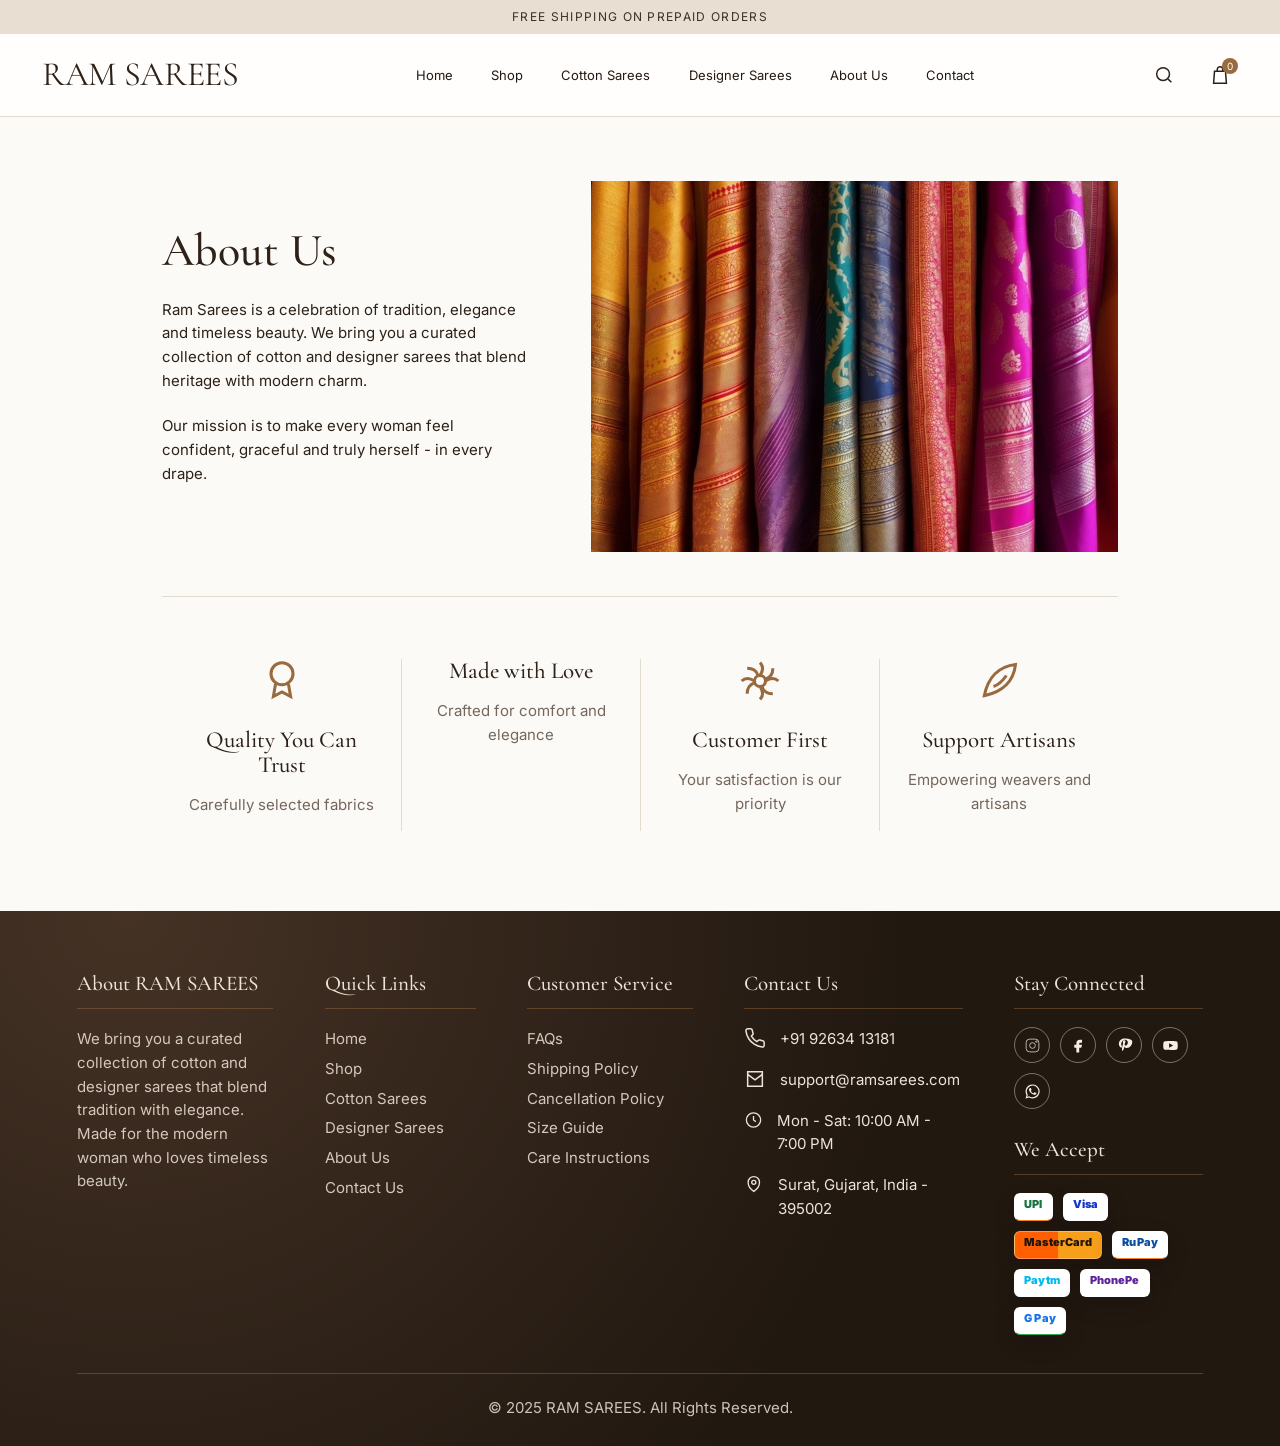
<file: about.html>
<!DOCTYPE html>
<html lang="en">
<head>
  <meta charset="UTF-8">
  <meta name="viewport" content="width=device-width, initial-scale=1.0">
  <title>About Us | Ram Sarees</title>
  <link rel="stylesheet" href="styles.css">
</head>
<body data-page="about">
  <div id="siteChrome"></div>
  <main class="container narrow">
    <section class="about-hero">
      <div class="about-copy">
        <h1>About Us</h1>
        <p>Ram Sarees is a celebration of tradition, elegance and timeless beauty. We bring you a curated collection of cotton and designer sarees that blend heritage with modern charm.</p>
        <p>Our mission is to make every woman feel confident, graceful and truly herself - in every drape.</p>
      </div>
      <img src="./wmremove-transformed (2).jpeg" alt="Woman wearing a pink saree" loading="lazy">
    </section>
    <section class="statement">
      <div class="feature"><span data-icon="award"></span><h3>Quality You Can Trust</h3><p>Carefully selected fabrics</p></div>
      <div class="feature"><span data-icon="heart"></span><h3>Made with Love</h3><p>Crafted for comfort and elegance</p></div>
      <div class="feature"><span data-icon="flower"></span><h3>Customer First</h3><p>Your satisfaction is our priority</p></div>
      <div class="feature"><span data-icon="leaf"></span><h3>Support Artisans</h3><p>Empowering weavers and artisans</p></div>
    </section>
  </main>
  <div id="siteFooter"></div>
  <script src="app.js"></script>
</body>
</html>
</file>
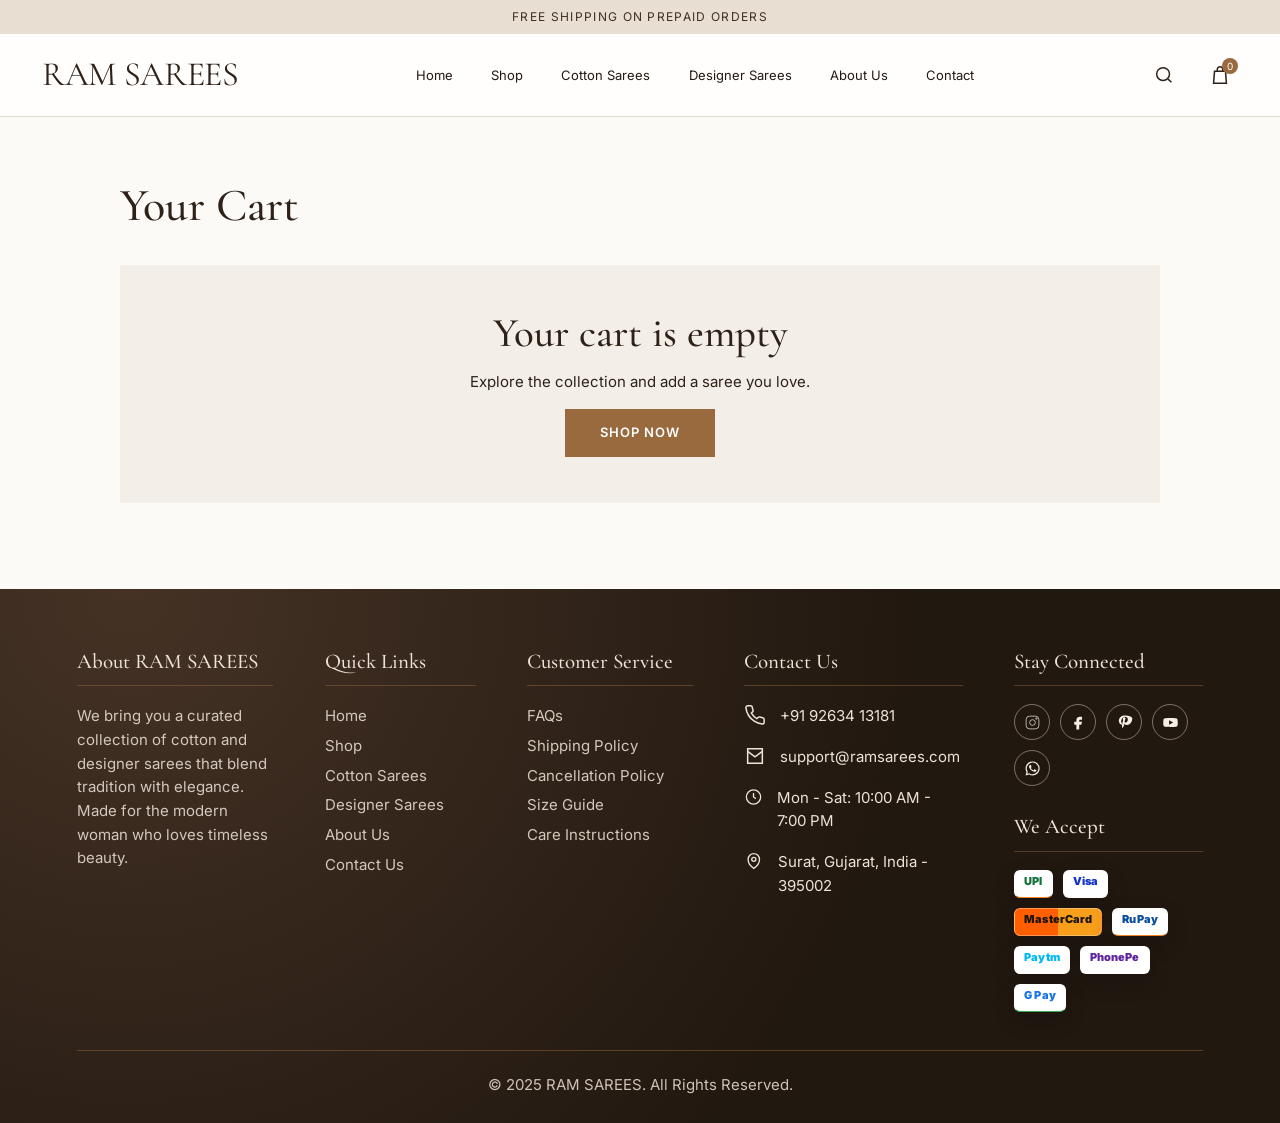
<file: cart.html>
<!DOCTYPE html>
<html lang="en">
<head>
  <meta charset="UTF-8">
  <meta name="viewport" content="width=device-width, initial-scale=1.0">
  <title>Cart | RAM SAREES</title>
  <link rel="stylesheet" href="styles.css">
</head>
<body data-page="cart">
  <div id="siteChrome"></div>
  <main class="container narrow cart-page">
    <h1>Your Cart</h1>
    <div class="cart-table spacing-top-medium" id="cartRows"></div>
    <aside class="cart-summary" id="cartSummary">
      <h3>Cart Total</h3>
      <div class="summary-line"><span>Subtotal</span><strong id="subtotal">₹0</strong></div>
      <div class="summary-line"><span>Shipping</span><strong>Free</strong></div>
      <div class="summary-line total"><span>Total</span><strong id="grandTotal">₹0</strong></div>
      <a class="btn full-width-btn" href="checkout.html?checkout=cart">Proceed to Checkout</a>
    </aside>
  </main>
  <div id="siteFooter"></div>
  <script src="app.js"></script>
</body>
</html>
</file>
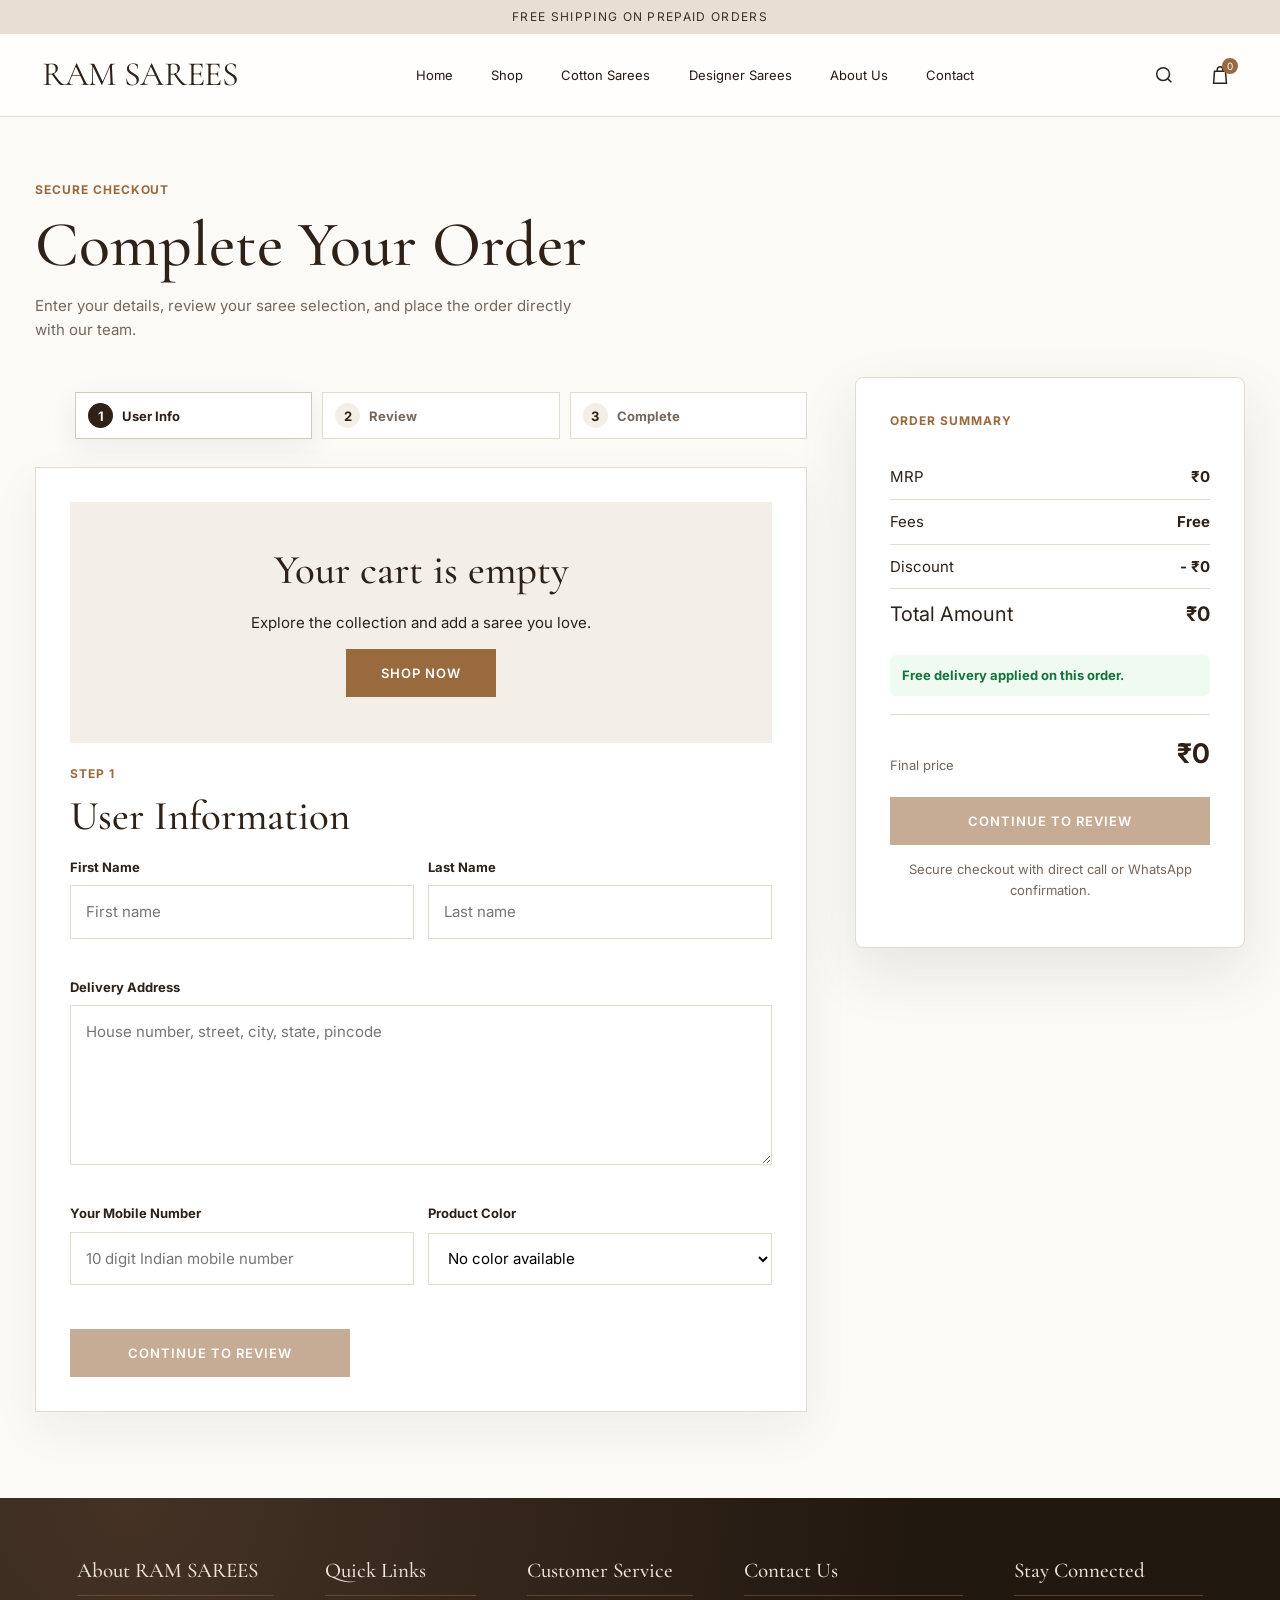
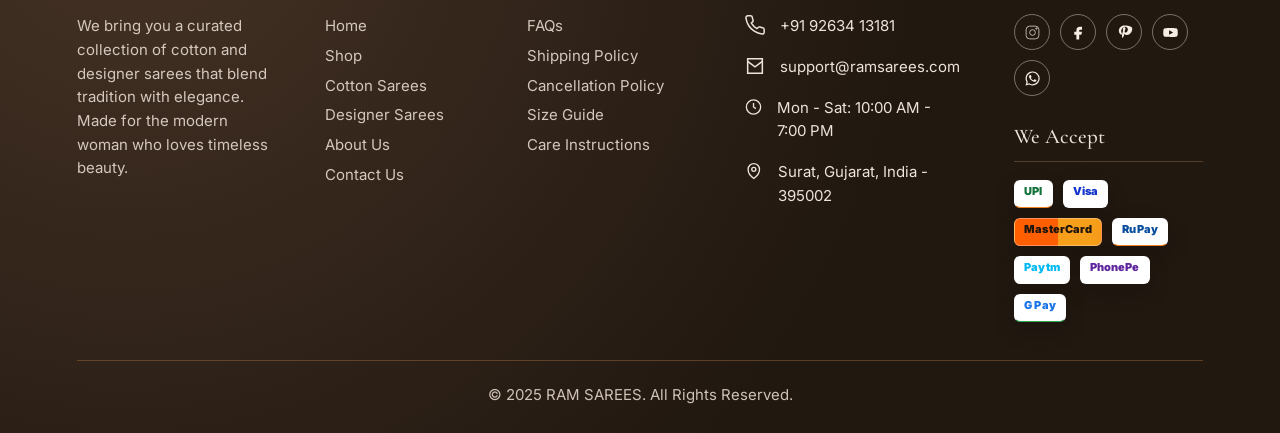
<file: checkout.html>
<!DOCTYPE html>
<html lang="en">
<head>
  <meta charset="UTF-8">
  <meta name="viewport" content="width=device-width, initial-scale=1.0">
  <title>Checkout | RAM SAREES</title>
  <link rel="stylesheet" href="styles.css">
</head>
<body data-page="checkout">
  <div id="siteChrome"></div>
  <main class="container checkout-page">
    <div class="checkout-heading">
      <span>Secure checkout</span>
      <h1>Complete Your Order</h1>
      <p>Enter your details, review your saree selection, and place the order directly with our team.</p>
    </div>
    <section class="checkout-layout">
      <div class="checkout-main">
        <ol class="checkout-steps" aria-label="Checkout progress">
          <li class="active" data-step-indicator="1"><span>1</span>User Info</li>
          <li data-step-indicator="2"><span>2</span>Review</li>
          <li data-step-indicator="3"><span>3</span>Complete</li>
        </ol>

        <section class="checkout-step-panel active" data-checkout-step="1" aria-labelledby="stepOneTitle">
          <div class="checkout-card">
            <div class="section-label">Step 1</div>
            <h2 id="stepOneTitle">User Information</h2>
            <form class="form checkout-form" id="checkoutForm" novalidate>
              <div class="form-grid">
                <label>
                  <span>First Name</span>
                  <input name="firstName" type="text" placeholder="First name" autocomplete="given-name" required>
                  <small class="field-error" data-error-for="firstName"></small>
                </label>
                <label>
                  <span>Last Name</span>
                  <input name="lastName" type="text" placeholder="Last name" autocomplete="family-name" required>
                  <small class="field-error" data-error-for="lastName"></small>
                </label>
              </div>
              <label>
                <span>Delivery Address</span>
                <textarea name="address" placeholder="House number, street, city, state, pincode" autocomplete="street-address" required></textarea>
                <small class="field-error" data-error-for="address"></small>
              </label>
              <div class="form-grid">
                <label>
                  <span>Your Mobile Number</span>
                  <input name="phone" type="tel" placeholder="10 digit Indian mobile number" autocomplete="tel" inputmode="numeric" maxlength="10" required>
                  <small class="field-error" data-error-for="phone"></small>
                </label>
                <label>
                  <span>Product Color</span>
                  <select name="color" required></select>
                  <small class="field-error" data-error-for="color"></small>
                </label>
              </div>
              <button class="btn checkout-next" id="continueReview" type="submit">Continue to Review</button>
            </form>
          </div>
        </section>

        <section class="checkout-step-panel" data-checkout-step="2" aria-labelledby="stepTwoTitle" hidden>
          <div class="checkout-card">
            <div class="review-heading">
              <div>
                <div class="section-label">Step 2</div>
                <h2 id="stepTwoTitle">Review & Confirm</h2>
              </div>
              <button class="change-btn" id="changeDetails" type="button">Change</button>
            </div>
            <div class="review-layout">
              <div>
                <h3>Customer Details</h3>
                <dl class="review-list" id="customerReview"></dl>
              </div>
              <div>
                <h3>Order Details</h3>
                <div class="checkout-products" id="checkoutReviewProducts"></div>
              </div>
            </div>
            <button class="btn checkout-next" id="confirmReview" type="button">Continue to Complete Order</button>
          </div>
        </section>

        <section class="checkout-step-panel" data-checkout-step="3" aria-labelledby="stepThreeTitle" hidden>
          <div class="checkout-card complete-card">
            <div class="section-label">Step 3</div>
            <h2 id="stepThreeTitle">Complete Order</h2>
            <p>Choose how you want to place this order. Your product and customer details will be ready for confirmation.</p>
            <div class="order-options">
              <a class="btn call-btn" href="tel:+919263413181"><span data-icon="phone"></span>Order by Call</a>
              <button class="btn whatsapp-btn" id="whatsappOrder" type="button"><span data-icon="whatsapp"></span>Order with WhatsApp</button>
            </div>
          </div>
        </section>
      </div>

      <aside class="price-summary-card checkout-summary" id="priceSummary" aria-label="Order summary">
        <div class="section-label">Order Summary</div>
        <div class="summary-products" id="checkoutSummaryProducts"></div>
        <div class="summary-line"><span>MRP</span><strong id="checkoutMrp">₹0</strong></div>
        <div class="summary-line"><span>Fees</span><strong id="checkoutShipping">Free</strong></div>
        <div class="summary-line"><span>Discount</span><strong id="checkoutDiscount">- ₹0</strong></div>
        <div class="summary-line total"><span>Total Amount</span><strong id="checkoutTotal">₹0</strong></div>
        <p class="savings-note" id="checkoutSavings">You saved ₹0 on this order.</p>
        <div class="final-price"><span>Final price</span><strong id="checkoutFinal">₹0</strong></div>
        <button class="btn" id="summaryCta" type="button">Continue to Review</button>
        <p class="summary-note">Secure checkout with direct call or WhatsApp confirmation.</p>
      </aside>
    </section>
  </main>
  <div id="siteFooter"></div>
  <script src="app.js"></script>
</body>
</html>
</file>
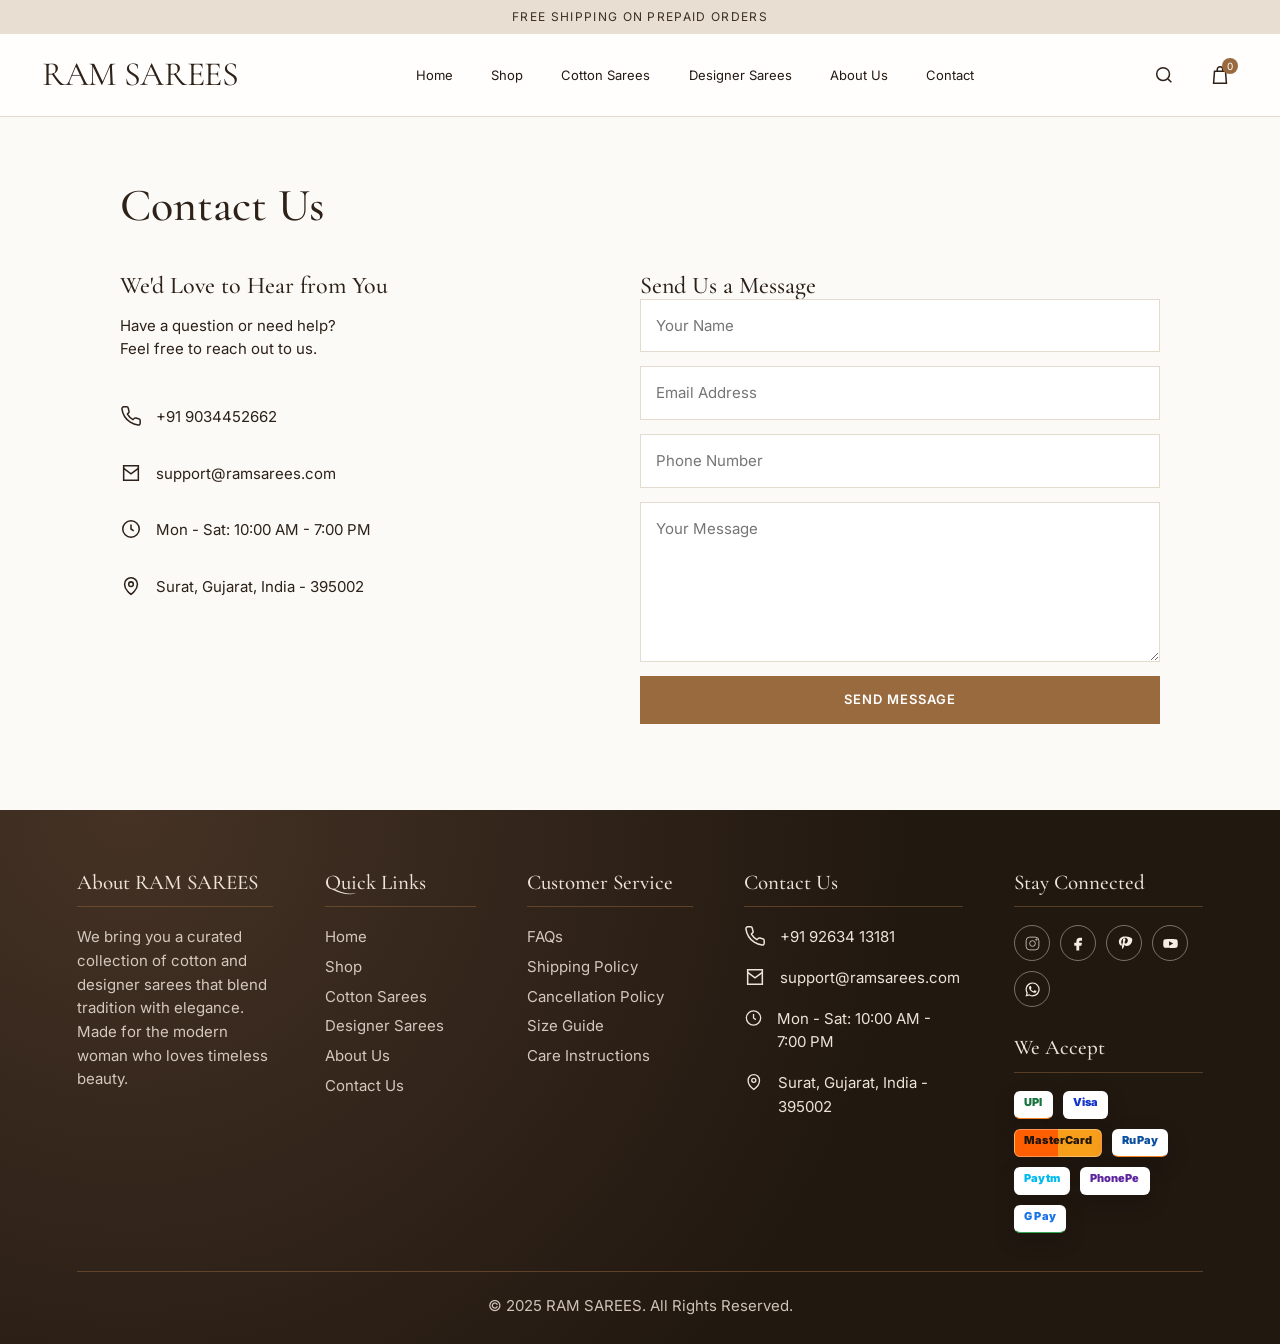
<file: contact.html>
<!DOCTYPE html>
<html lang="en">
<head>
  <meta charset="UTF-8">
  <meta name="viewport" content="width=device-width, initial-scale=1.0">
  <title>Contact Us | RAM SAREES</title>
  <link rel="stylesheet" href="styles.css">
</head>
<body data-page="contact">
  <div id="siteChrome"></div>
  <main class="container narrow contact-page">
    <h1>Contact Us</h1>
    <section class="two-col spacing-top-big">
      <div>
        <h3>We'd Love to Hear from You</h3>
        <p>Have a question or need help?<br>Feel free to reach out to us.</p>
        <div class="contact-details">
          <div class="contact-line"><span data-icon="phone"></span> <span>+91 9034452662</span></div>
          <div class="contact-line"><span data-icon="mail"></span> <span>support@ramsarees.com</span></div>
          <div class="contact-line"><span data-icon="clock"></span> <span>Mon - Sat: 10:00 AM - 7:00 PM</span></div>
          <div class="contact-line"><span data-icon="pin"></span> <span>Surat, Gujarat, India - 395002</span></div>
        </div>
      </div>
      <div>
        <h3>Send Us a Message</h3>
        <form class="form" id="contactForm">
          <input name="name" type="text" placeholder="Your Name" required>
          <input name="email" type="email" placeholder="Email Address">
          <input name="phone" type="tel" placeholder="Phone Number" required>
          <textarea name="message" placeholder="Your Message" required></textarea>
          <button class="btn" type="submit">Send Message</button>
        </form>
      </div>
    </section>
  </main>
  <div id="siteFooter"></div>
  <script src="app.js"></script>
</body>
</html>
</file>
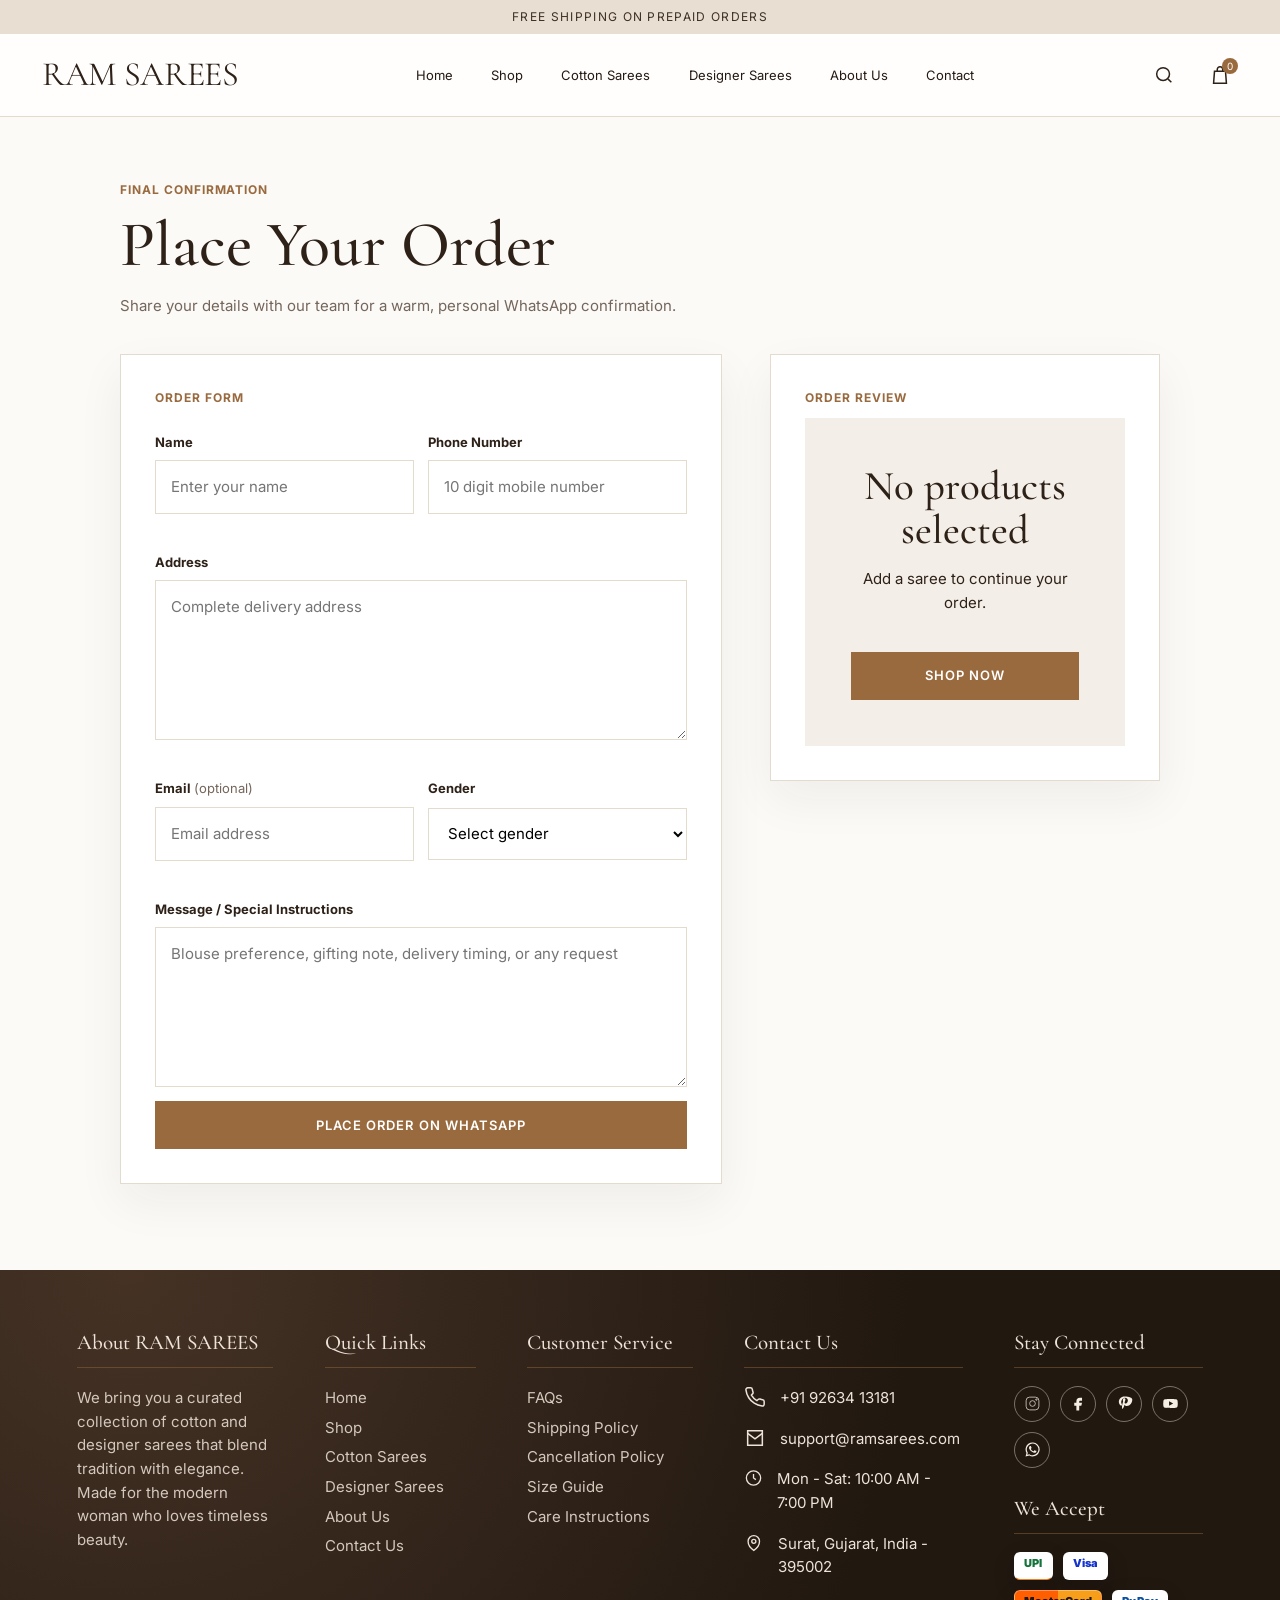
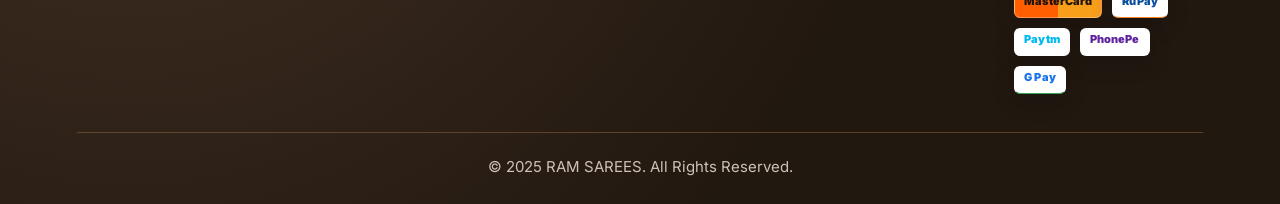
<file: order.html>
<!DOCTYPE html>
<html lang="en">
<head>
  <meta charset="UTF-8">
  <meta name="viewport" content="width=device-width, initial-scale=1.0">
  <title>Place Order | RAM SAREES</title>
  <link rel="stylesheet" href="styles.css">
</head>
<body data-page="order">
  <div id="siteChrome"></div>
  <main class="container narrow checkout-page order-page">
    <div class="checkout-heading">
      <span>Final confirmation</span>
      <h1>Place Your Order</h1>
      <p>Share your details with our team for a warm, personal WhatsApp confirmation.</p>
    </div>
    <section class="order-layout">
      <form class="form address-card" id="orderForm" novalidate>
        <div class="section-label">Order Form</div>
        <div class="form-grid">
          <label>
            <span>Name</span>
            <input name="name" type="text" placeholder="Enter your name" autocomplete="name" required>
            <small class="field-error" data-error-for="name"></small>
          </label>
          <label>
            <span>Phone Number</span>
            <input name="phone" type="tel" placeholder="10 digit mobile number" autocomplete="tel" inputmode="numeric" required>
            <small class="field-error" data-error-for="phone"></small>
          </label>
        </div>
        <label>
          <span>Address</span>
          <textarea name="address" placeholder="Complete delivery address" autocomplete="street-address" required></textarea>
          <small class="field-error" data-error-for="address"></small>
        </label>
        <div class="form-grid">
          <label>
            <span>Email <em>(optional)</em></span>
            <input name="email" type="email" placeholder="Email address" autocomplete="email">
            <small class="field-error" data-error-for="email"></small>
          </label>
          <label>
            <span>Gender</span>
            <select name="gender" required>
              <option value="">Select gender</option>
              <option>Female</option>
              <option>Male</option>
              <option>Prefer not to say</option>
            </select>
            <small class="field-error" data-error-for="gender"></small>
          </label>
        </div>
        <label>
          <span>Message / Special Instructions</span>
          <textarea name="message" placeholder="Blouse preference, gifting note, delivery timing, or any request"></textarea>
        </label>
        <button class="btn" type="submit">Place Order on WhatsApp</button>
      </form>
      <aside class="price-summary-card order-review">
        <div class="section-label">Order Review</div>
        <div id="orderReview"></div>
      </aside>
    </section>
  </main>
  <div id="siteFooter"></div>
  <script src="app.js"></script>
</body>
</html>
</file>
<file: styles.css>
@import url("https://fonts.googleapis.com/css2?family=Cormorant+Garamond:wght@500;600&family=Inter:wght@400;500;600&display=swap");

:root {
  --ivory: #fbfaf7;
  --cream: #f3eee7;
  --sand: #e8ded1;
  --line: #e4dbcf;
  --brown: #2d2118;
  --muted: #75665b;
  --gold: #9a6a3f;
  --gold-dark: #835734;
  --white: #fffefd;
  --shadow: 0 18px 48px rgba(45, 33, 24, 0.08);
}

* { box-sizing: border-box; }

html {
  scroll-behavior: smooth;
  overflow-x: hidden;
}

body {
  margin: 0;
  color: var(--brown);
  background: var(--ivory);
  font-family: "Inter", Arial, sans-serif;
  font-size: clamp(14px, 1.4vw, 15px);
  line-height: 1.58;
  overflow-x: hidden;
}

img {
  max-width: 100%;
  display: block;
}

a {
  color: inherit;
  text-decoration: none;
}

button,
input,
select,
textarea {
  font: inherit;
  min-width: 0;
}

.topbar {
  height: 34px;
  display: grid;
  place-items: center;
  background: var(--sand);
  color: #3e3025;
  font-size: 12px;
  letter-spacing: 0.11em;
  text-transform: uppercase;
}

.site-header {
  position: sticky;
  top: 0;
  z-index: 100;
  background: rgba(255, 254, 253, 0.96);
  border-bottom: 1px solid var(--line);
  backdrop-filter: blur(10px);
}

.nav {
  height: 82px;
  max-width: 1320px;
  margin: 0 auto;
  padding: 0 clamp(24px, 4vw, 42px);
  display: grid;
  grid-template-columns: minmax(210px, 260px) minmax(0, 1fr) minmax(108px, 150px);
  align-items: center;
  gap: clamp(16px, 2vw, 24px);
}

.brand {
  font-family: "Cormorant Garamond", serif;
  font-size: clamp(22px, 3.6vw, 34px);
  line-height: 1;
  letter-spacing: -0.01em;
}

.nav-links {
  display: flex;
  justify-content: center;
  align-items: center;
  gap: clamp(18px, 3vw, 40px);
  font-size: 13px;
  color: #241912;
  white-space: nowrap;
}

.nav-links a,
.footer-links a {
  transition: color 180ms ease;
}

.nav-links a:hover,
.footer-links a:hover {
  color: var(--gold);
}

.nav-links a[aria-current="page"]{
  background-color: var(--muted);
  color: var(--white);
}

.nav-actions {
  display: flex;
  justify-content: flex-end;
  align-items: center;
  gap: 20px;
}

.icon-btn,
.hamburger {
  width: 36px;
  height: 36px;
  border: 0;
  background: transparent;
  color: var(--brown);
  display: inline-grid;
  place-items: center;
  cursor: pointer;
  position: relative;
}

.icon-btn svg,
.hamburger svg,
.feature svg,
.contact-line svg,
.trust-line svg {
  width: 22px;
  height: 22px;
  stroke-width: 1.65;
}

.cart-count {
  position: absolute;
  top: 1px;
  right: 0;
  min-width: 16px;
  height: 16px;
  border-radius: 999px;
  background: var(--gold);
  color: #fff;
  font-size: 10px;
  line-height: 16px;
  text-align: center;
}

.hamburger { display: none; }

.search-panel {
  position: fixed;
  top: 116px;
  right: 44px;
  width: min(460px, calc(100vw - 32px));
  background: var(--white);
  border: 1px solid var(--line);
  box-shadow: var(--shadow);
  padding: 18px;
  z-index: 200;
  display: none;
}

.search-panel.open { display: block; }

.search-row {
  display: flex;
  gap: 8px;
}

.search-row input {
  width: 100%;
  border: 1px solid var(--line);
  padding: 13px 14px;
  background: #fff;
}

.search-results {
  display: grid;
  gap: 10px;
  max-height: 360px;
  overflow: auto;
  margin-top: 14px;
}

.search-item {
  display: grid;
  grid-template-columns: 66px 1fr;
  gap: 12px;
  align-items: center;
  padding: 8px;
  border: 1px solid transparent;
}

.search-item:hover { border-color: var(--line); }

.search-item img {
  width: 66px;
  height: 76px;
  object-fit: cover;
}

.container {
  max-width: 1210px;
  margin: 0 auto;
  padding: 0 clamp(16px, 4vw, 42px);
}

.narrow {
  max-width: 1040px;
}

.section {
  padding: 60px 0;
}

.section-soft {
  background: var(--cream);
}

h1,
h2,
h3,
.serif {
  font-family: "Cormorant Garamond", serif;
  font-weight: 500;
  line-height: 1.08;
  margin: 0;
}

h1 { font-size: clamp(42px, 5vw, 74px); }
h2 { font-size: clamp(34px, 3.2vw, 48px); }
h3 { font-size: 24px; }

.page-title h1,
.contact-page > h1,
.cart-page > h1,
.checkout-page > h1,
.about-copy h1 {
  font-size: clamp(34px, 4vw, 46px);
}

.section-head {
  text-align: center;
  margin-bottom: 42px;
}

.section-head p {
  margin: 16px 0 0;
  color: var(--muted);
  font-size: 17px;
}

.ornament {
  width: 90px;
  height: 1px;
  margin: 18px auto 0;
  background: var(--gold);
  position: relative;
}

.ornament::after {
  content: "";
  position: absolute;
  inset: -5px 0 0 0;
  margin: auto;
  width: 10px;
  height: 10px;
  background: var(--gold);
  transform: rotate(45deg);
}

.btn {
  display: inline-flex;
  align-items: center;
  justify-content: center;
  min-height: 48px;
  padding: 0 clamp(12px, 3vw, 34px);
  border: 1px solid var(--gold);
  background: var(--gold);
  color: #fff;
  text-transform: uppercase;
  letter-spacing: 0.08em;
  font-weight: 600;
  font-size: 13px;
  cursor: pointer;
  transition: background 180ms ease, color 180ms ease, transform 180ms ease;
}

.btn:hover {
  background: var(--gold-dark);
  transform: translateY(-1px);
}

.btn svg {
  width: 17px;
  height: 17px;
  margin-right: 8px;
  flex: 0 0 auto;
}

.btn-light {
  background: var(--white);
  color: var(--brown);
  border-color: var(--white);
}

.btn-outline {
  background: transparent;
   color: #fff;
   border-color: #ffffff;
 }
 
 .btn-outline:hover {
   color: #fff;
   border-color: var(--gold-dark);
 }
 
 .btn-dark {
   background: var(--brown);
   border-color: var(--brown);
   color: #fff;
 }
 
 .btn-dark:hover {
   background: var(--gold-dark);
   border-color: var(--gold-dark);
   color: #fff;
 }
 
 .btn,
 .btn-dark,
 .btn-light,
 .btn-outline,
 .icon-btn,
 .hamburger,
 .search-toggle,
 .nav-links a {
   outline: none;
 }
 
 .btn:focus-visible,
 .btn-dark:focus-visible,
 .btn-light:focus-visible,
 .btn-outline:focus-visible,
 .icon-btn:focus-visible,
 .hamburger:focus-visible,
 .search-toggle:focus-visible,
 .nav-links a:focus-visible {
   outline: 3px solid rgba(154, 106, 63, 0.45);
   outline-offset: 3px;
 }
 
 .spacing-top-big { margin-top: 42px; }
.spacing-top-medium { margin-top: 34px; }
.full-width-btn { width: 100%; }

.hero {
  min-height: clamp(380px, 50vh, 610px);
  background-image: linear-gradient(90deg, rgba(25, 18, 13, 0.58), rgba(25, 18, 13, 0.06)), var(--hero-img);
  background-position: center 40%;
  background-size: cover;
  background-repeat: no-repeat;
  display: flex;
  align-items: center;
  color: #fff;
}

.hero-content {
  max-width: 520px;
  margin-left: clamp(16px, 6vw, 120px);
}

.hero h1 {
  text-shadow: 0 2px 18px rgba(0,0,0,.22);
}

.hero .btn {
  margin-top: 32px;
}

.dots {
  position: absolute;
  left: 50%;
  transform: translateX(-50%);
  bottom: 26px;
  display: flex;
  gap: 12px;
}

.dot {
  width: 9px;
  height: 9px;
  border-radius: 50%;
  background: rgba(255,255,255,.84);
}

.hero-wrap { position: relative; }

.category-grid {
  display: grid;
  grid-template-columns: repeat(2, 1fr);
  gap: 16px;
  margin-top: 16px;
}

.category-card {
  min-height: 245px;
  position: relative;
  overflow: hidden;
  display: flex;
  align-items: center;
  padding: clamp(18px, 4vw, 42px);
  color: #fff;
}

.category-card img {
  position: absolute;
  inset: 0;
  width: 100%;
  height: 100%;
  object-fit: cover;
}

.category-card::before,
.story-banner::before {
  content: "";
  position: absolute;
  inset: 0;
  background: linear-gradient(90deg, rgba(34, 22, 15, .72), rgba(34, 22, 15, .1));
}

.category-card > div,
.story-banner > div {
  position: relative;
  z-index: 1;
}

.category-card h2 {
  font-size: clamp(20px, 2.6vw, 33px);
  text-transform: uppercase;
  letter-spacing: .04em;
}

.category-card .btn {
  margin-top: 18px;
}

.product-grid {
  display: grid;
  grid-template-columns: repeat(auto-fit, minmax(200px, 1fr));
  gap: 26px;
  align-items: start;
}

.product-card {
  position: relative;
  min-width: 0;
  display: flex;
  flex-direction: column;
  gap: 0;
}

.product-card-link {
  display: flex;
  min-width: 0;
  flex: 1;
  flex-direction: column;
}

.product-card .image {
  aspect-ratio: 1 / 1.12;
  overflow: hidden;
  background: var(--cream);
  width: 100%;
}

.product-card img {
  width: 100%;
  height: 100%;
  object-fit: cover;
  transition: transform 360ms ease;
}

.product-card:hover img {
  transform: scale(1.035);
}

/* .wishlist {
  position: absolute;
  top: 10px;
  right: 10px;
  width: 30px;
  height: 30px;
  border: 1px solid rgba(255,255,255,.8);
  border-radius: 50%;
  display: grid;
  place-items: center;
  background: rgba(60, 42, 29, .16);
  color: #fff;
} */

.product-card h3 {
  font-family: "Inter", sans-serif;
  font-size: clamp(14px, 1.2vw, 16px);
  font-weight: 600;
  margin-top: 10px;
  margin-bottom: 0;
  line-height: 1.28;
  min-height: 38px;
  overflow-wrap: anywhere;
}

.product-card-desc {
  min-height: 36px;
  margin: 5px 0 7px;
  color: var(--muted);
  font-size: 13px;
  line-height: 1.35;
}

.price {
  margin-top: 0;
  color: #22170f;
  font-weight: 500;
  line-height: 1.25;
}

.price-row {
  display: flex;
  align-items: baseline;
  flex-wrap: wrap;
  gap: 5px 8px;
}

.sale-price {
  color: #22170f;
  font-size: 15px;
  font-weight: 700;
}

.mrp-price {
  color: #938478;
  font-size: 12px;
  text-decoration: line-through;
}

.discount-badge {
  color: #168348;
  font-size: 11px;
  font-weight: 800;
  letter-spacing: .02em;
  white-space: nowrap;
}

.product-card-actions {
  margin-top: 10px;
}

.card-buy-now {
  display: inline-flex;
  align-items: center;
  justify-content: center;
  min-height: 36px;
  padding: 0 clamp(8px, 2.4vw, 14px);
  border: 1px solid var(--gold);
  border-radius: 6px;
  background: transparent;
  color: var(--brown);
  font-size: clamp(12px, 1.1vw, 13px);
  font-weight: 800;
  letter-spacing: .08em;
  line-height: 1;
  text-transform: uppercase;
  transition: border-color 180ms ease, background 180ms ease, transform 180ms ease, color 180ms ease;
}

.card-buy-now:hover {
  border-color: var(--gold-dark);
  background: linear-gradient(180deg, rgba(154,106,63,0.10), rgba(154,106,63,0.06));
  color: #fff;
  transform: translateY(-2px);
}

.feature-grid {
  display: grid;
  grid-template-columns: repeat(4, 1fr);
  gap: 38px;
}

.feature {
  text-align: center;
  color: var(--muted);
}

.feature svg {
  width: 62px;
  height: 62px;
  color: var(--gold);
  margin-bottom: 18px;
}

.feature h3 {
  font-size: 23px;
  color: var(--brown);
  margin-bottom: 10px;
}

.center-action {
  text-align: center;
  margin-top: 38px;
}

.story-banner {
  min-height: 220px;
  display: flex;
  align-items: center;
  background-image: var(--story-img);
  background-position: center 42%;
  background-size: cover;
  background-repeat: no-repeat;
  color: #fff;
  position: relative;
}

.story-banner .container {
  width: 100%;
}

.story-banner-content {
  margin-left: 48%;
}

.story-banner p {
  margin: 8px 0 18px;
  font-size: 18px;
}

.footer {
  background: radial-gradient(circle at 10% 0, #453225, #211810 62%);
  color: #eee3d8;
  padding: 62px 0 26px;
}

.footer-grid {
  display: grid;
  grid-template-columns: 1.3fr 1fr 1.1fr 1.45fr 1.25fr;
  gap: clamp(28px, 4vw, 58px);
  align-items: start;
}

.footer h3 {
  font-size: 21px;
  margin-bottom: 18px;
}

.footer h3::after {
  content: "";
  display: block;
  height: 1px;
  width: 100%;
  background: rgba(154,106,63,.45);
  margin-top: 12px;
}

.footer p,
.footer a,
.footer li {
  color: #d4c8bd;
}

.footer ul {
  list-style: none;
  padding: 0;
  margin: 0;
}

.footer li + li { margin-top: 6px; }

.footer-contact {
  display: grid;
  gap: 17px;
}

.contact-line,
.trust-line {
  display: flex;
  gap: 14px;
  align-items: flex-start;
}

.socials,
.payments {
  display: flex;
  gap: 10px;
  flex-wrap: wrap;
}

.socials a {
  width: 36px;
  height: 36px;
  display: grid;
  place-items: center;
  border: 1px solid rgba(232, 222, 209, .45);
  border-radius: 50%;
  color: #f5eee5;
  transition: background 180ms ease, border-color 180ms ease, transform 180ms ease;
}

.socials a:hover {
  background: rgba(154,106,63,.32);
  border-color: rgba(245, 238, 229, .82);
  transform: translateY(-2px);
}

.socials svg {
  width: 17px;
  height: 17px;
}

.payments span {
  min-height: 28px;
  border: 1px solid rgba(255,255,255,.32);
  border-radius: 6px;
  padding: 5px 9px;
  background: #fff;
  color: #1f2430;
  font-size: 11px;
  font-weight: 900;
  letter-spacing: .01em;
  line-height: 1;
  box-shadow: 0 8px 22px rgba(0,0,0,.16);
}

.payments .pay-upi { color: #14733b; border-bottom-color: #f58220; }
.payments .pay-visa { color: #1434cb; }
.payments .pay-mastercard {
  color: #21160d;
  background: linear-gradient(90deg, #ff5f00 0 50%, #f79e1b 50% 100%);
}
.payments .pay-rupay { color: #0b4f9f; border-bottom-color: #f58220; }
.payments .pay-paytm { color: #00baf2; }
.payments .pay-phonepe { color: #5f259f; }
.payments .pay-gpay {
  color: #1a73e8;
  border-bottom-color: #34a853;
}

.copyright {
  border-top: 1px solid rgba(154,106,63,.48);
  text-align: center;
  margin-top: 38px;
  padding-top: 22px;
  color: #cfc2b7;
}

.page-title {
  padding: clamp(42px, 6vw, 64px) 0 24px;
}

.shop-layout {
  display: grid;
  grid-template-columns: 205px minmax(0, 1fr);
  gap: clamp(26px, 4vw, 40px);
  align-items: start;
  padding-bottom: 72px;
}

.sidebar {
  border-right: 1px solid var(--line);
  padding-right: 20px;
  position: sticky;
  top: 132px;
}

.filter-block {
  padding: 20px 0;
  border-bottom: 1px solid var(--line);
}

.filter-block h3 {
  font-family: "Inter", sans-serif;
  font-size: 14px;
  font-weight: 600;
  margin-bottom: 10px;
}

.filter-block label,
.filter-block a {
  display: block;
  margin: 8px 0;
  color: var(--muted);
  font-size: 13px;
}

.filter-block a.active {
  background: var(--cream);
  color: var(--brown);
  padding: 8px 10px;
  margin-left: -10px;
}

.category-filter a {
  border-radius: 999px;
  transition: background 180ms ease, color 180ms ease, box-shadow 180ms ease;
}

.shop-top {
  display: flex;
  justify-content: flex-end;
  align-items: center;
  margin-bottom: 22px;
  gap: 10px;
  font-size: 12px;
}

.shop-top select {
  border: 1px solid var(--line);
  background: #fff;
  padding: 9px 28px 9px 10px;
}

.shop-grid {
  grid-template-columns: repeat(auto-fit, minmax(220px, 1fr));
  gap: 30px 24px;
}

.product-page {
  padding: 54px 0 92px;
}

.breadcrumb {
  color: var(--muted);
  font-size: 12px;
  margin-bottom: 22px;
}

.product-detail {
  display: grid;
  grid-template-columns: minmax(360px, 560px) minmax(300px, 1fr);
  gap: clamp(38px, 6vw, 70px);
  align-items: start;
}

.gallery {
  display: grid;
  grid-template-columns: 74px 1fr;
  gap: 16px;
}

.thumbs {
  display: grid;
  gap: 14px;
  align-content: start;
}

.thumbs button {
  border: 1px solid var(--line);
  padding: 0;
  background: #fff;
  cursor: pointer;
  opacity: .72;
  transition: border-color 180ms ease, opacity 180ms ease, transform 180ms ease;
}

.thumbs button.active {
  border-color: var(--gold);
  opacity: 1;
  transform: translateY(-1px);
}

.thumbs img {
  width: 72px;
  height: 94px;
  object-fit: cover;
}

.main-product-img {
  aspect-ratio: 4 / 5.1;
  width: 100%;
  height: auto;
  object-fit: cover;
  background: var(--cream);
}

.product-info h1 {
  font-size: 43px;
  margin-bottom: 14px;
}

.product-info .price {
  font-size: 22px;
  margin-bottom: 14px;
}

.product-info .price-row {
  gap: 8px 11px;
}

.product-info .sale-price {
  font-size: 23px;
}

.product-info .mrp-price {
  font-size: 14px;
}

.product-info .discount-badge {
  font-size: 12px;
}

.swatches {
  display: flex;
  gap: 9px;
  margin: 10px 0 22px;
}

.swatch {
  width: 34px;
  height: 34px;
  border-radius: 50%;
  border: 2px solid #fff;
  box-shadow: 0 0 0 1px var(--line);
  cursor: pointer;
  transition: box-shadow 180ms ease, transform 180ms ease;
}

.swatch.active {
  box-shadow: 0 0 0 2px var(--gold);
  transform: translateY(-1px);
}

.qty {
  display: flex;
  align-items: center;
  gap: 12px;
  margin: 8px 0 24px;
}

.qty-control {
  display: inline-grid;
  grid-template-columns: 42px 52px 42px;
  border: 1px solid var(--line);
  height: 42px;
}

.qty-control button {
  border: 0;
  background: #fff;
  cursor: pointer;
}

.qty-control span {
  display: grid;
  place-items: center;
  border-left: 1px solid var(--line);
  border-right: 1px solid var(--line);
}

.product-actions {
  display: grid;
  gap: 14px;
  max-width: 420px;
}

.trust-list {
  display: grid;
  gap: 16px;
  margin-top: 38px;
  color: var(--muted);
}

.about-hero {
  display: grid;
  grid-template-columns: .82fr 1.18fr;
  gap: clamp(38px, 6vw, 62px);
  align-items: center;
  padding: 64px 0 44px;
}

.about-hero img {
  width: 100%;
  aspect-ratio: 1.42 / 1;
  object-fit: cover;
}

.about-copy p {
  max-width: 420px;
  margin: 22px 0;
}

.statement {
  padding: 62px 0 80px;
  display: grid;
  grid-template-columns: repeat(4, 1fr);
  border-top: 1px solid var(--line);
}

.statement .feature {
  padding: 0 24px;
  border-left: 1px solid var(--line);
}

.statement .feature:first-child { border-left: 0; }

.statement .feature svg {
  width: 44px;
  height: 44px;
}

.contact-page,
.checkout-page,
.cart-page {
  padding: 64px 0 86px;
}

.two-col {
  display: grid;
  grid-template-columns: 1fr 1.2fr;
  gap: clamp(42px, 7vw, 86px);
}

.contact-details {
  margin-top: 44px;
  display: grid;
  gap: 28px;
}

.form {
  display: grid;
  gap: 14px;
}

.form input,
.form select,
.form textarea {
  width: 100%;
  border: 1px solid var(--line);
  background: #fff;
  padding: 14px 15px;
  outline: none;
}

.form select {
  min-height: 50px;
  cursor: pointer;
}

.form textarea {
  min-height: 160px;
  resize: vertical;
}

.form input:focus,
.form select:focus,
.form textarea:focus {
  border-color: #b58d6d;
}

.cart-table {
  display: grid;
  gap: 16px;
}

.cart-row {
  display: grid;
  grid-template-columns: 96px minmax(0, 1fr) 150px 120px 42px;
  gap: 18px;
  align-items: center;
  padding: 16px 0;
  border-bottom: 1px solid var(--line);
}

.cart-row img {
  width: 96px;
  height: 112px;
  object-fit: cover;
}

.cart-row .qty {
  margin: 0;
}

.cart-row h3 {
  font-size: 21px;
  line-height: 1.2;
}

.cart-row p {
  margin: 6px 0 0;
  color: var(--muted);
}

.remove {
  border: 0;
  background: transparent;
  cursor: pointer;
  font-size: 22px;
}

.cart-summary {
  margin-left: auto;
  margin-top: 34px;
  width: min(390px, 100%);
  border: 1px solid var(--line);
  padding: 28px;
  background: #fff;
}

.summary-line {
  display: flex;
  justify-content: space-between;
  border-bottom: 1px solid var(--line);
  padding: 10px 0;
}

.summary-line.total {
  border-bottom: 0;
  font-size: 20px;
  color: var(--brown);
}

.empty {
  padding: 46px;
  background: var(--cream);
  text-align: center;
}

.checkout-heading {
  max-width: 680px;
  margin-bottom: 36px;
}

.checkout-heading span,
.section-label {
  display: block;
  margin-bottom: 10px;
  color: #9a6a3f;
  font-size: 12px;
  font-weight: 700;
  letter-spacing: .08em;
  text-transform: uppercase;
}

.checkout-heading h1 {
  margin-bottom: 10px;
}

.checkout-heading p {
  color: var(--muted);
  max-width: 560px;
}

.checkout-layout,
.order-layout {
  display: grid;
  grid-template-columns: minmax(0, 1fr) minmax(320px, 390px);
  gap: clamp(26px, 4vw, 48px);
  align-items: start;
}

.checkout-main {
  display: grid;
  gap: 24px;
}

.address-card,
.checkout-cart-card,
.price-summary-card,
.checkout-card {
  border: 1px solid var(--line);
  background: #fff;
  padding: clamp(22px, 3vw, 34px);
  box-shadow: 0 18px 45px rgba(60, 42, 29, .06);
}

.address-card label {
  display: grid;
  gap: 8px;
}

.address-card label > span,
.checkout-form label > span {
  color: var(--brown);
  font-size: 13px;
  font-weight: 700;
}

.address-card em {
  color: var(--muted);
  font-style: normal;
  font-weight: 400;
}

.form-grid {
  display: grid;
  grid-template-columns: repeat(2, minmax(0, 1fr));
  gap: 14px;
}

.field-error {
  min-height: 16px;
  color: #9f3f32;
  font-size: 12px;
}

.form input.is-invalid,
.form select.is-invalid,
.form textarea.is-invalid {
  border-color: #9f3f32;
  background: #fff9f7;
}

.checkout-cart {
  margin-top: 8px;
}

.delivery-estimate {
  color: #9a6a3f !important;
  font-size: 13px;
}

.price-summary-card {
  position: sticky;
  top: 132px;
}

.price-summary-card .btn {
  width: 100%;
  margin-top: 22px;
}

.price-summary-card .btn:disabled {
  cursor: not-allowed;
  opacity: .55;
}

.btn:disabled {
  cursor: not-allowed;
  opacity: .55;
}

.summary-note {
  margin-top: 14px;
  color: var(--muted);
  font-size: 13px;
  text-align: center;
}

.summary-products {
  display: grid;
  gap: 10px;
  margin: 4px 0 14px;
}

.summary-product {
  display: grid;
  grid-template-columns: 58px minmax(0, 1fr);
  gap: 11px;
  align-items: center;
  padding-bottom: 12px;
  border-bottom: 1px solid var(--line);
}

.summary-product img {
  width: 58px;
  height: 72px;
  object-fit: cover;
  background: var(--cream);
}

.summary-product h4 {
  margin: 0 0 4px;
  font-family: "Inter", sans-serif;
  font-size: 13px;
  line-height: 1.25;
}

.summary-product p {
  margin: 0;
  color: var(--muted);
  font-size: 12px;
  line-height: 1.3;
}

.checkout-steps {
  display: grid;
  grid-template-columns: repeat(3, minmax(0, 1fr));
  gap: 10px;
  list-style: none;
  margin-bottom: 4px;
}

.checkout-steps li {
  display: flex;
  align-items: center;
  gap: 9px;
  min-height: 46px;
  border: 1px solid var(--line);
  background: #fff;
  color: var(--muted);
  padding: 10px 12px;
  font-size: 13px;
  font-weight: 700;
}

.checkout-steps span {
  display: grid;
  place-items: center;
  width: 25px;
  height: 25px;
  border-radius: 50%;
  background: var(--cream);
  color: var(--brown);
  flex: 0 0 auto;
}

.checkout-steps li.active,
.checkout-steps li.complete {
  border-color: rgba(154,106,63,.38);
  color: var(--brown);
  box-shadow: 0 10px 30px rgba(60, 42, 29, .06);
}

.checkout-steps li.active span,
.checkout-steps li.complete span {
  background: var(--brown);
  color: #fff;
}

.checkout-step-panel {
  opacity: 0;
  transform: translateY(12px);
}

.checkout-step-panel.active {
  opacity: 1;
  transform: translateY(0);
  transition: opacity 240ms ease, transform 240ms ease;
}

.checkout-card h2 {
  margin-bottom: 18px;
}

.checkout-form label {
  display: grid;
  gap: 8px;
}

.checkout-next {
  width: min(280px, 100%);
  margin-top: 6px;
}

.review-heading {
  display: flex;
  justify-content: space-between;
  gap: 16px;
  align-items: start;
  margin-bottom: 20px;
}

.change-btn {
  border: 1px solid var(--line);
  background: var(--cream);
  color: var(--brown);
  border-radius: 999px;
  padding: 9px 16px;
  cursor: pointer;
  font-size: 12px;
  font-weight: 800;
  text-transform: uppercase;
}

.review-layout {
  display: grid;
  grid-template-columns: minmax(0, .85fr) minmax(0, 1.15fr);
  gap: 24px;
}

.review-layout h3 {
  font-size: 18px;
  margin-bottom: 14px;
}

.review-list {
  display: grid;
  gap: 12px;
}

.review-list div {
  border-bottom: 1px solid var(--line);
  padding-bottom: 12px;
}

.review-list dt {
  color: var(--muted);
  font-size: 12px;
  margin-bottom: 4px;
}

.review-list dd {
  color: var(--brown);
  font-weight: 700;
}

.checkout-products {
  display: grid;
  gap: 14px;
}

.review-product {
  display: grid;
  grid-template-columns: 92px minmax(0, 1fr);
  gap: 14px;
  border: 1px solid var(--line);
  padding: 12px;
  background: #fffdf9;
}

.review-product img {
  width: 92px;
  height: 112px;
  object-fit: cover;
}

.review-product h4 {
  font-size: 16px;
  margin-bottom: 6px;
}

.review-product p {
  color: var(--muted);
  font-size: 13px;
  margin: 3px 0;
}

.review-product strong {
  display: block;
  margin-top: 8px;
  color: var(--brown);
}

.complete-card p {
  color: var(--muted);
  max-width: 620px;
  margin-bottom: 22px;
}

.order-options {
  display: flex;
  flex-wrap: wrap;
  gap: 14px;
}

.order-options .btn {
  gap: 8px;
}

.order-options .btn svg {
  margin-right: 0;
}

.call-btn {
  background: #20150f;
}

.whatsapp-btn {
  background: #138a43;
}

.checkout-summary {
  border-radius: 8px;
  box-shadow: 0 24px 60px rgba(60, 42, 29, .10);
}

.savings-note {
  margin-top: 14px;
  padding: 10px 12px;
  border-radius: 6px;
  background: #effaf0;
  color: #14733b;
  font-size: 13px;
  font-weight: 700;
}

.final-price {
  display: flex;
  align-items: end;
  justify-content: space-between;
  gap: 16px;
  margin-top: 18px;
  padding-top: 18px;
  border-top: 1px solid var(--line);
}

.final-price span {
  color: var(--muted);
  font-size: 13px;
}

.final-price strong {
  color: var(--brown);
  font-size: 27px;
}

.checkout-empty {
  margin-bottom: 22px;
}

.order-mini-list {
  display: grid;
  gap: 12px;
  margin-bottom: 14px;
}

.order-mini-list div {
  display: grid;
  grid-template-columns: 46px minmax(0, 1fr) auto;
  align-items: center;
  gap: 16px;
  color: var(--muted);
}

.order-mini-list img {
  width: 46px;
  height: 56px;
  object-fit: cover;
}

.fade-in {
  opacity: 0;
  transform: translateY(16px);
  animation: fadeIn 700ms ease forwards;
}

@keyframes fadeIn {
  to {
    opacity: 1;
    transform: translateY(0);
  }
}

@media (max-width: 1180px) {
  .brand { font-size: 30px; }
  .nav {
    grid-template-columns: minmax(185px, 220px) minmax(0, 1fr) 108px;
  }

  .nav-links {
    gap: 18px;
    font-size: 12px;
  }

  .product-grid {
    gap: 24px 20px;
  }
}

@media (max-width: 980px) {
  .nav {
    grid-template-columns: 44px 1fr 96px;
    height: 72px;
    padding: 0 20px;
  }

  .hamburger { display: grid; }

  .brand {
    text-align: center;
    font-size: 28px;
  }

  .nav-links {
    position: fixed;
    top: 106px;
    left: 0;
    right: 0;
    background: var(--white);
    border-bottom: 1px solid var(--line);
    box-shadow: var(--shadow);
    display: none;
    flex-direction: column;
    align-items: stretch;
    gap: 0;
    padding: 10px 24px 22px;
    white-space: normal;
  }

  .nav-links.open { display: flex; }

  .nav-links a {
    padding: 12px 0;
    border-bottom: 1px solid var(--line);
  }

  .nav-actions { gap: 6px; }

  .container { padding: 0 8px; }

  .hero {
    min-height: 470px;
    background-position: 54% center;
  }

  .hero-content {
    margin: 0 28px;
    max-width: 320px;
  }

  .category-grid,
  .product-detail,
  .about-hero,
  .two-col,
  .checkout-layout,
  .order-layout,
  .shop-layout {
    grid-template-columns: 1fr;
  }

  .price-summary-card {
    position: static;
  }

  .checkout-summary {
    order: -1;
  }

  .product-grid,
  .shop-grid,
  .feature-grid,
  .statement,
  .footer-grid {
    grid-template-columns: repeat(2, 1fr);
  }

  .shop-grid {
    gap: 28px 18px;
  }

  .sidebar {
    position: static;
    border-right: 0;
    border-bottom: 0;
    padding-right: 0;
    overflow: hidden;
  }

  .category-filter {
    border-bottom: 1px solid var(--line);
    padding: 0 0 14px;
  }

  .category-filter h3 {
    margin-bottom: 12px;
  }

  .category-filter a {
    display: inline-flex;
    align-items: center;
    min-height: 38px;
    margin: 0;
    padding: 9px 15px;
    border: 1px solid var(--line);
    background: #fff;
    color: var(--brown);
    white-space: nowrap;
    box-shadow: 0 8px 22px rgba(60, 42, 29, .05);
  }

  .category-filter a.active {
    margin-left: 0;
    background: var(--brown);
    border-color: var(--brown);
    color: #fff;
  }

  .category-filter {
    display: flex;
    gap: 10px;
    overflow-x: auto;
    overflow-y: hidden;
    scroll-snap-type: x proximity;
    -webkit-overflow-scrolling: touch;
    scrollbar-width: none;
  }

  .category-filter::-webkit-scrollbar {
    display: none;
  }

  .category-filter h3 {
    position: absolute;
    width: 1px;
    height: 1px;
    overflow: hidden;
    clip: rect(0 0 0 0);
  }

  .category-filter a {
    scroll-snap-align: start;
    flex: 0 0 auto;
  }

  .product-detail { gap: 32px; }
  .story-banner-content { margin-left: 0; }

  .footer-grid {
    gap: 34px;
  }
}

@media (max-width: 620px) {
  body {
    font-size: 14px;
    line-height: 1.55;
  }

  .topbar {
    height: 31px;
    font-size: 10px;
  }

  .sec3-h2{
    text-align: center;
  }
  .search-panel {
    top: 104px;
    right: 16px;
    left: 16px;
    width: auto;
  }

  .hero {
    min-height: 380px;
    align-items: end;
    padding-bottom: 72px;
  }

  .hero h1 {
    font-size: 34px;
    line-height: 1.14;
  }

  .btn {
    min-height: 44px;
    padding: 0 24px;
    font-size: 12px;
  }

  .category-card {
    min-height: 150px;
    padding: 24px;
  }

  .category-card h2 { font-size: 22px; }

  .section { padding: 45px 0; }

  .product-grid,
  .feature-grid,
  .statement,
  .footer-grid {
    grid-template-columns: 1fr;
  }

  .shop-grid {
    grid-template-columns: repeat(2, minmax(0, 1fr));
    gap: 24px 14px;
  }

  .shop-layout {
    padding-bottom: 52px;
  }

  .sidebar {
    margin: -4px -8px 0;
    padding: 0 8px;
  }

  .filter-block {
    padding-bottom: 14px;
  }

  .shop-top {
    justify-content: space-between;
  }

  .product-card h3 {
    font-size: 18px;
    min-height: 34px;
    margin-top: 8px;
    line-height: 1.25;
  }

  .price {
    font-size: 13.5px;
  }

  .favorites-mobile {
    grid-template-columns: repeat(2, 1fr);
    gap: 8px;
    padding: 10px;
  }

  .favorites-mobile .product-card h3,
  .favorites-mobile .product-card-desc,
  .favorites-mobile .price {
    display: none;
  }

  .product-card-desc {
    min-height: 44px;
    font-size: 12.5px;
    line-height: 1.32;
    margin: 4px 0 6px;
  }

  .sale-price {
    font-size: 14px;
  }

  .mrp-price,
  .discount-badge {
    font-size: 10.5px;
  }

  .card-buy-now {
    width: 100%;
    min-height: 36px;
    padding: 0 10px;
  }

  .form-grid {
    grid-template-columns: 1fr;
  }

  .gallery {
    grid-template-columns: 1fr;
  }

  .thumbs {
    grid-template-columns: repeat(3, minmax(66px, 72px));
    order: 2;
  }

  .product-info h1 {
    font-size: 32px;
  }

  .product-info .sale-price {
    font-size: 21px;
  }

  .cart-row {
    grid-template-columns: 82px 1fr 36px;
    gap: 12px;
  }

  .cart-row .qty,
  .cart-row .line-price {
    grid-column: 2 / 4;
  }

  .cart-row img {
    width: 82px;
    height: 98px;
  }

  .checkout-product-row {
    align-items: start;
  }

  .checkout-product-row .remove {
    justify-self: end;
  }

  .checkout-heading {
    margin-bottom: 26px;
  }

  .address-card,
  .checkout-cart-card,
  .price-summary-card,
  .checkout-card {
    padding: 20px 16px;
  }

  .checkout-page,
  .cart-page {
    padding-top: 42px;
  }

  .checkout-steps {
    gap: 6px;
  }

  .checkout-steps li {
    display: grid;
    justify-items: center;
    min-height: 64px;
    padding: 8px 4px;
    text-align: center;
    font-size: 11px;
  }

  .review-layout {
    grid-template-columns: 1fr;
  }

  .review-heading {
    align-items: center;
  }

  .review-product {
    grid-template-columns: 78px minmax(0, 1fr);
    gap: 12px;
  }

  .review-product img {
    width: 78px;
    height: 98px;
  }

  .order-options {
    display: grid;
  }

  .order-options .btn {
    width: 100%;
  }

  .price-summary-card {
    position: static;
  }

  .fade-in {
    animation: none;
    opacity: 1;
    transform: none;
  }

  .final-price strong {
    font-size: 23px;
  }

  .empty {
    padding: 34px 18px;
  }

  .statement .feature {
    border-left: 0;
    border-top: 1px solid var(--line);
    padding: 28px 12px 0;
  }

  .statement .feature:first-child { border-top: 0; }

  .story-banner {
    min-height: 260px;
    background-position: 42% center;
  }

  .story-banner-content {
    max-width: 285px;
  }

  .footer {
    padding-top: 44px;
  }
}

@media (max-width: 380px) {
  .brand { font-size: 24px; }

  .nav {
    padding: 0 12px;
    grid-template-columns: 38px 1fr 82px;
  }

  .icon-btn,
  .hamburger {
    width: 34px;
    height: 34px;
  }

  .container {
    padding: 0 16px;
  }

  .shop-grid {
    grid-template-columns: 1fr;
  }
}

/* Additional refined breakpoints to smooth transitions and fix layout jumps */
@media (max-width: 1024px) {
  /* make product cards slightly smaller to fit better on tablets */
  .product-grid {
    grid-template-columns: repeat(auto-fit, minmax(180px, 1fr));
  }

  .hero h1 {
    font-size: clamp(30px, 5.2vw, 48px);
  }

  .feature-grid {
    grid-template-columns: repeat(2, 1fr);
    gap: 20px;
  }

  .footer-grid {
    grid-template-columns: repeat(2, 1fr);
    gap: 20px;
  }
}

@media (max-width: 620px) {
  /* ensure call-to-action buttons inside cards are easy to tap */
  .card-buy-now {
    width: 100%;
    display: block;
    padding: 10px 12px;
    text-align: center;
  }

  .category-card {
    padding: 18px;
  }

  .hero h1 {
    font-size: clamp(24px, 6.2vw, 34px);
  }

  .nav {
    height: 68px;
  }

  .brand { font-size: clamp(20px, 6vw, 28px); }
}

@media (max-width: 420px) {
  /* tighten spacing and ensure readable type on very small screens */
  body { font-size: 14px; }

  .hero-content { max-width: 280px; margin-left: 12px; }

  .btn { min-height: 42px; font-size: 13px; }

  .category-card h2 { font-size: clamp(18px, 5.8vw, 22px); }
}
</file>
